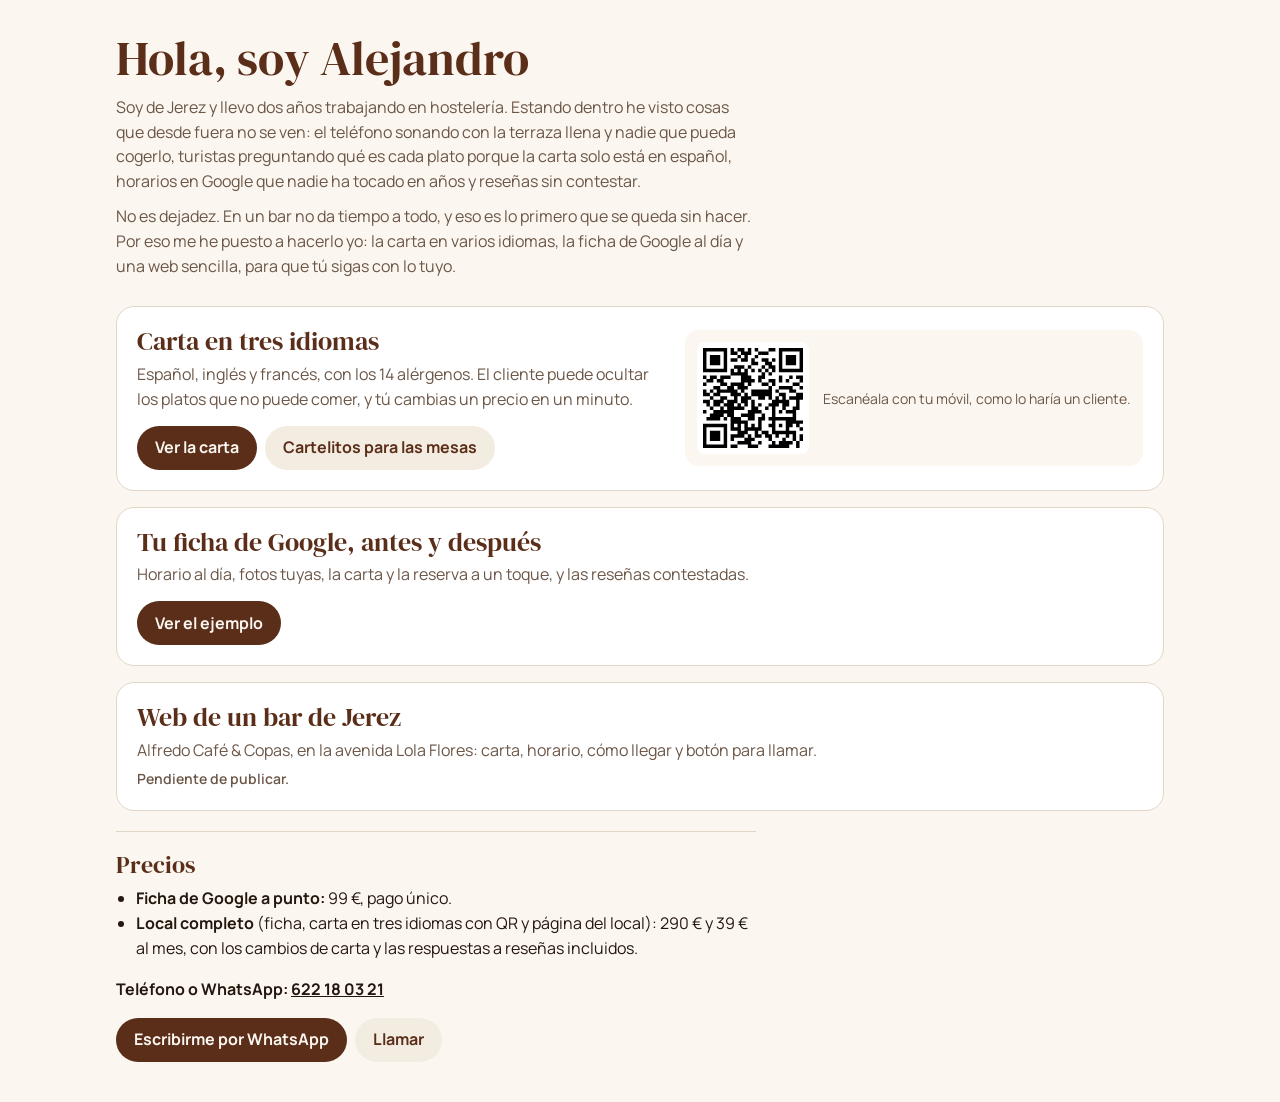
<file: index.html>
<!doctype html>
<html lang="es">
<head>
  <meta charset="utf-8">
  <meta name="viewport" content="width=device-width, initial-scale=1">
  <title>Ejemplos para bares y tabancos · Alejandro Corral</title>
  <meta name="description" content="Carta en tres idiomas, ficha de Google y web para bares y tabancos de Jerez.">
  <meta name="robots" content="noindex">
  <link rel="stylesheet" href="base.css">
  <style>
    .intro { padding: 32px 0 8px; max-width: 640px; }
    .intro h1 { font-size: clamp(30px, 8vw, 48px); color: var(--oloroso); }
    .intro p { color: var(--tinta-2); margin: 10px 0 0; }
    .lista { display: grid; gap: 16px; padding: 20px 0; }
    .tarjeta { background: #fff; border: 1px solid var(--linea); border-radius: 18px; padding: 20px; display: grid; gap: 16px; }
    .tarjeta h2 { font-size: 26px; color: var(--oloroso); }
    .tarjeta p { margin: 6px 0 0; color: var(--tinta-2); }
    .acciones { display: flex; flex-wrap: wrap; gap: 8px; margin-top: 14px; }
    .btn { display: inline-flex; align-items: center; min-height: 44px; padding: 0 18px; border-radius: 999px; font-weight: 700; text-decoration: none; background: var(--oloroso); color: var(--cal); }
    .btn--sec { background: var(--cal-2); color: var(--oloroso); }
    .qr { display: flex; align-items: center; gap: 14px; background: var(--cal); border-radius: 14px; padding: 12px; }
    .qr [data-qr] { width: 112px; height: 112px; flex-shrink: 0; background: #fff; padding: 6px; border-radius: 8px; }
    .qr [data-qr] svg { width: 100%; height: 100%; display: block; }
    .qr p { margin: 0; font-size: 14px; }
    .pendiente { font-size: 14px; font-weight: 600; color: var(--oloroso-2); }
    .precios { border-top: 1px solid var(--linea); padding: 20px 0 40px; max-width: 640px; }
    .precios h2 { font-size: 24px; color: var(--oloroso); margin-bottom: 8px; }
    .precios ul { padding-left: 20px; margin: 0 0 12px; }
    .contacto { font-weight: 700; }
    @media (min-width: 760px) {
      .tarjeta--qr { grid-template-columns: 1fr auto; align-items: center; }
    }
  </style>
</head>
<body>
  <main class="wrap">
    <header class="intro">
      <h1>Hola, soy Alejandro</h1>
      <p>Soy de Jerez y llevo dos años trabajando en hostelería. Estando dentro he visto cosas que desde fuera no se ven: el teléfono sonando con la terraza llena y nadie que pueda cogerlo, turistas preguntando qué es cada plato porque la carta solo está en español, horarios en Google que nadie ha tocado en años y reseñas sin contestar.</p>
      <p>No es dejadez. En un bar no da tiempo a todo, y eso es lo primero que se queda sin hacer. Por eso me he puesto a hacerlo yo: la carta en varios idiomas, la ficha de Google al día y una web sencilla, para que tú sigas con lo tuyo.</p>
    </header>

    <div class="lista">
      <article class="tarjeta tarjeta--qr">
        <div>
          <h2>Carta en tres idiomas</h2>
          <p>Español, inglés y francés, con los 14 alérgenos. El cliente puede ocultar los platos que no puede comer, y tú cambias un precio en un minuto.</p>
          <div class="acciones">
            <a class="btn" href="carta/">Ver la carta</a>
            <a class="btn btn--sec" href="carta/qr.html">Cartelitos para las mesas</a>
          </div>
        </div>
        <div class="qr">
          <div data-qr></div>
          <p>Escanéala con tu móvil, como lo haría un cliente.</p>
        </div>
      </article>

      <article class="tarjeta">
        <div>
          <h2>Tu ficha de Google, antes y después</h2>
          <p>Horario al día, fotos tuyas, la carta y la reserva a un toque, y las reseñas contestadas.</p>
          <div class="acciones"><a class="btn" href="ficha/">Ver el ejemplo</a></div>
        </div>
      </article>

      <article class="tarjeta">
        <div>
          <h2>Web de un bar de Jerez</h2>
          <p>Alfredo Café &amp; Copas, en la avenida Lola Flores: carta, horario, cómo llegar y botón para llamar.</p>
          <p class="pendiente" data-todo="url-alfredo">Pendiente de publicar.</p>
        </div>
      </article>
    </div>

    <section class="precios">
      <h2>Precios</h2>
      <ul>
        <li><strong>Ficha de Google a punto:</strong> 99 €, pago único.</li>
        <li><strong>Local completo</strong> (ficha, carta en tres idiomas con QR y página del local): 290 € y 39 € al mes, con los cambios de carta y las respuestas a reseñas incluidos.</li>
      </ul>
      <p class="contacto">Teléfono o WhatsApp: <a href="tel:+34622180321">622 18 03 21</a></p>
      <div class="acciones">
        <a class="btn" href="https://wa.me/34622180321?text=Hola%20Alejandro%2C%20he%20visto%20los%20ejemplos%20para%20bares" target="_blank" rel="noopener">Escribirme por WhatsApp</a>
        <a class="btn btn--sec" href="tel:+34622180321">Llamar</a>
      </div>
    </section>
  </main>

  <script src="lib/qrcode.js"></script>
  <script src="qr.js" data-destino="carta/"></script>
</body>
</html>
</file>
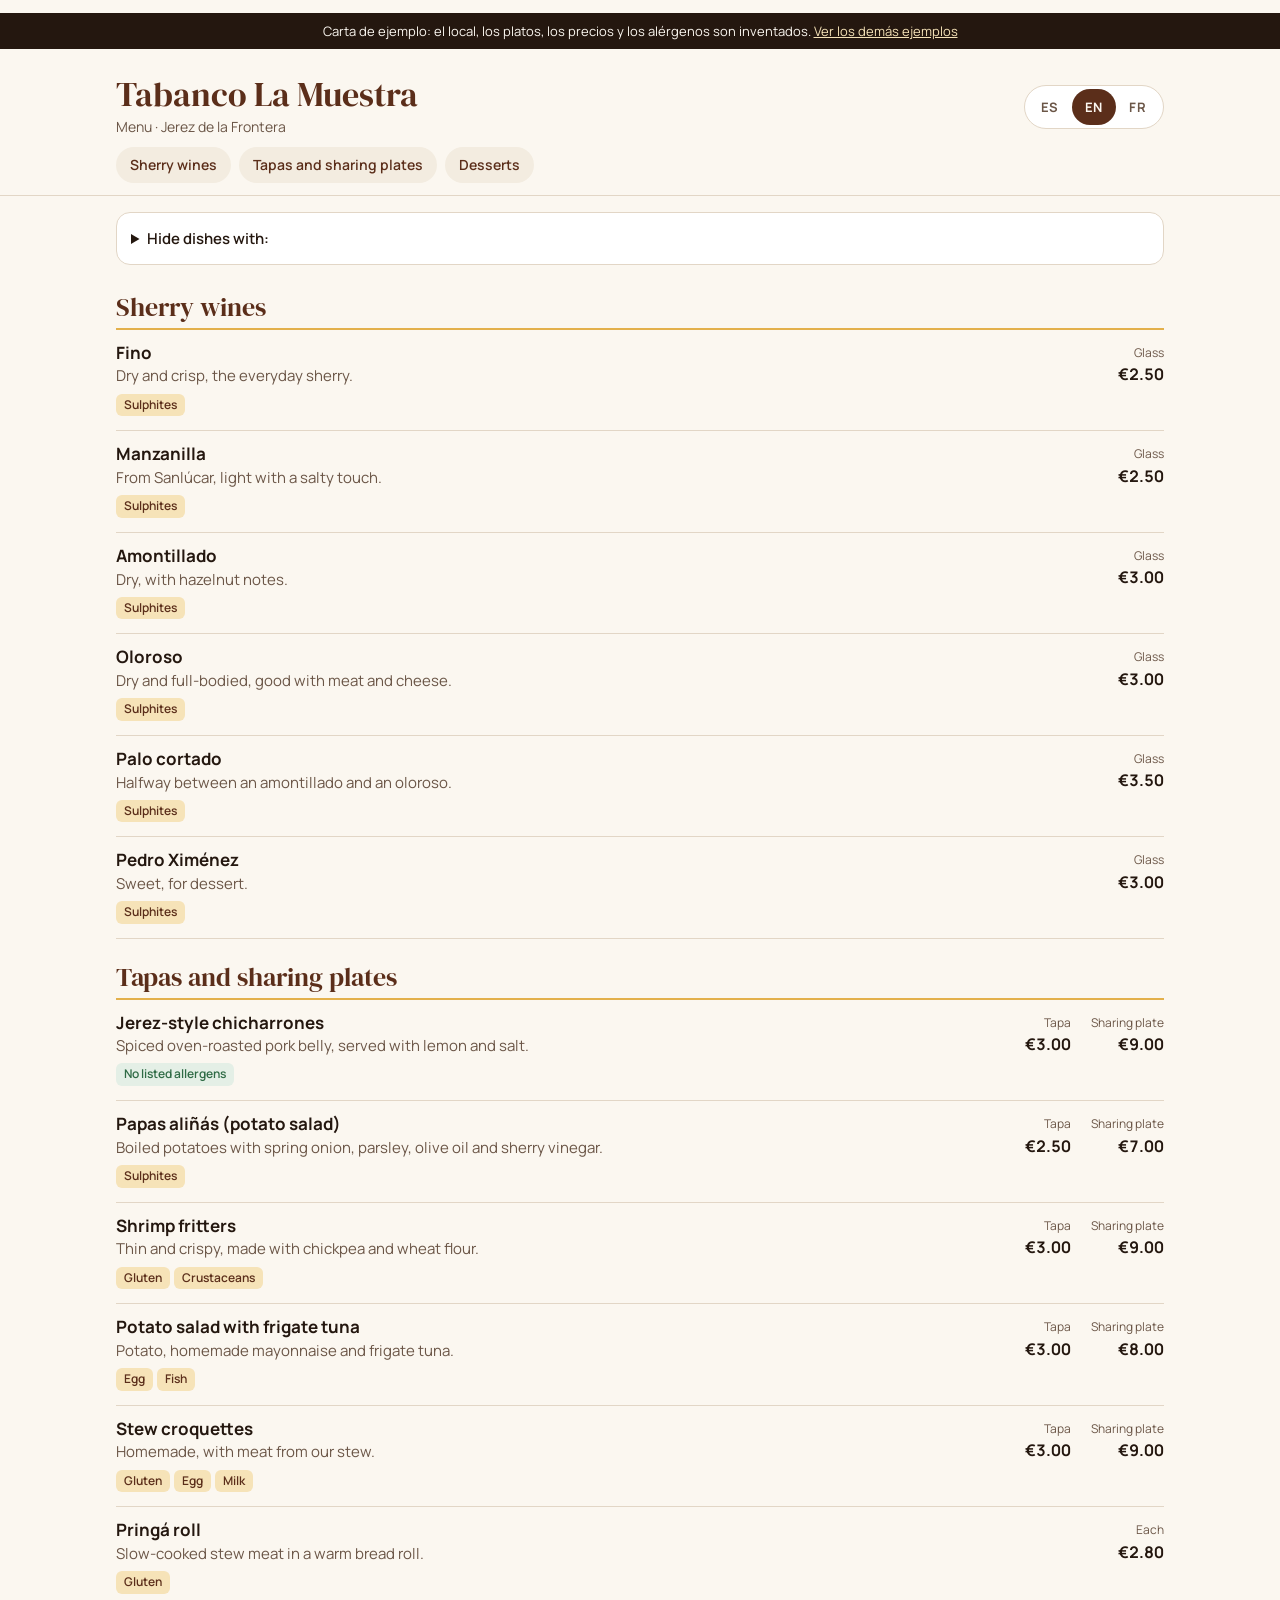
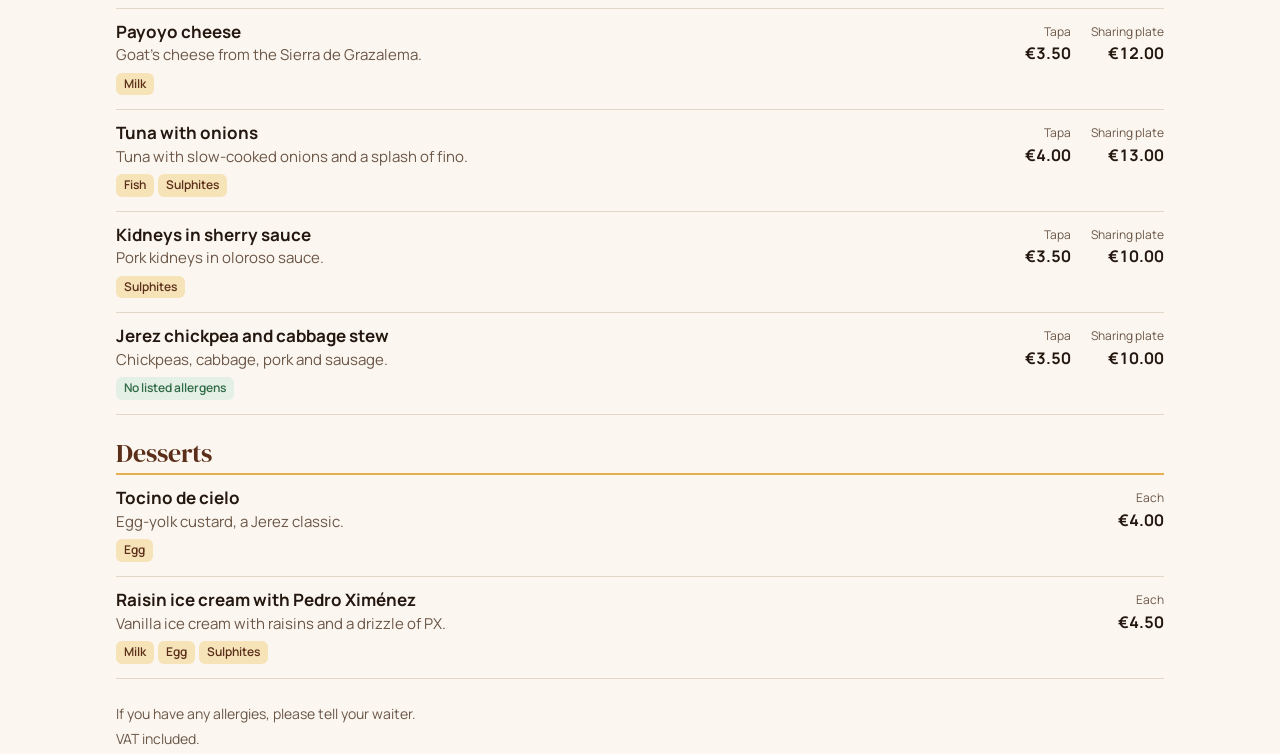
<file: carta/index.html>
<!doctype html>
<html lang="es">
<head>
  <meta charset="utf-8">
  <meta name="viewport" content="width=device-width, initial-scale=1">
  <title>Carta · Tabanco La Muestra (ejemplo)</title>
  <meta name="description" content="Carta de ejemplo en español, inglés y francés, con los 14 alérgenos.">
  <meta name="robots" content="noindex">
  <link rel="stylesheet" href="../base.css">
  <link rel="stylesheet" href="carta.css">
</head>
<body>
  <p class="aviso-demo">Carta de ejemplo: el local, los platos, los precios y los alérgenos son inventados. <a href="../">Ver los demás ejemplos</a></p>

  <header class="cabecera">
    <div class="wrap cabecera__fila">
      <div>
        <h1 class="cabecera__local" data-local>Tabanco La Muestra</h1>
        <p class="cabecera__sub"><span data-t="titulo">Carta</span> · <span data-ciudad>Jerez de la Frontera</span></p>
      </div>
      <div class="idiomas" role="group" aria-label="Idioma / Language / Langue">
        <button type="button" data-lang="es" lang="es">ES</button>
        <button type="button" data-lang="en" lang="en">EN</button>
        <button type="button" data-lang="fr" lang="fr">FR</button>
      </div>
    </div>
    <nav class="secciones" aria-label="Secciones">
      <div class="wrap secciones__fila" data-nav></div>
    </nav>
  </header>

  <main class="wrap">
    <details class="filtro" data-filtro>
      <summary><span data-t="filtro">Ocultar platos con:</span> <span class="filtro__cuenta" data-cuenta hidden></span></summary>
      <div class="filtro__chips" data-chips></div>
      <button type="button" class="filtro__quitar" data-quitar data-t="quitar" hidden>Mostrar todo</button>
    </details>

    <div data-carta></div>

    <footer class="pie">
      <p data-t="nota">Si tienes alguna alergia, díselo al camarero.</p>
      <p data-t="iva">IVA incluido.</p>
    </footer>
  </main>

  <script src="carta-data.js"></script>
  <script src="carta.js"></script>
</body>
</html>
</file>
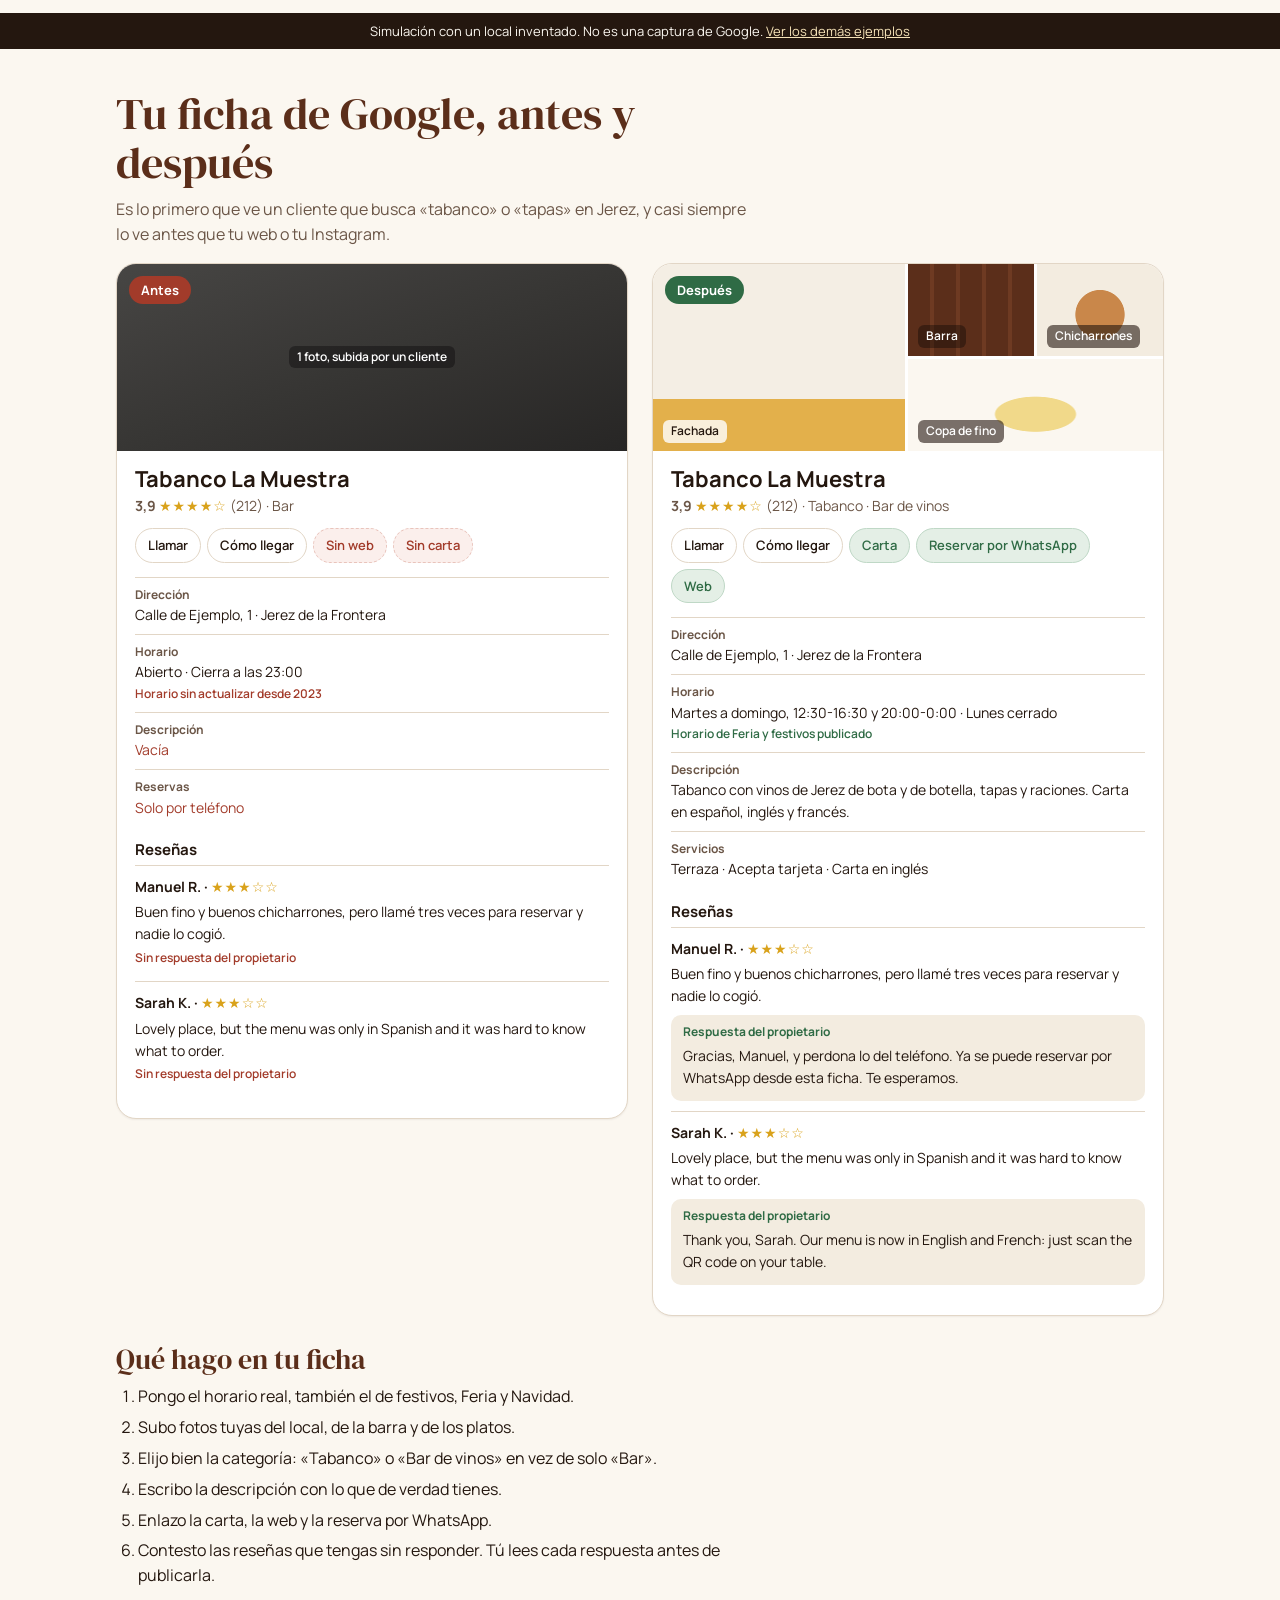
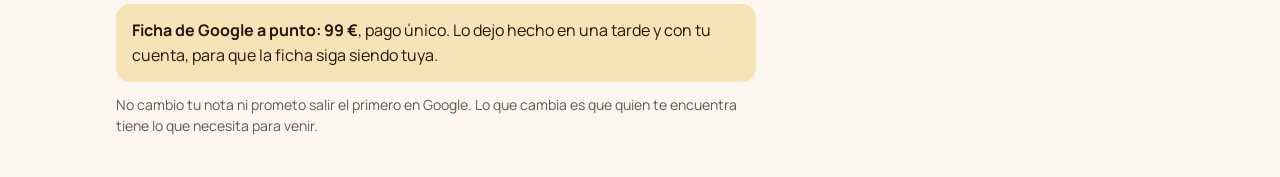
<file: ficha/index.html>
<!doctype html>
<html lang="es">
<head>
  <meta charset="utf-8">
  <meta name="viewport" content="width=device-width, initial-scale=1">
  <title>Ficha de Google: antes y después (ejemplo)</title>
  <meta name="description" content="Cómo cambia la ficha de Google Maps de un tabanco cuando se completa y se atiende.">
  <meta name="robots" content="noindex">
  <link rel="stylesheet" href="../base.css">
  <link rel="stylesheet" href="ficha.css">
</head>
<body>
  <p class="aviso-demo">Simulación con un local inventado. No es una captura de Google. <a href="../">Ver los demás ejemplos</a></p>

  <main class="wrap">
    <header class="intro">
      <h1>Tu ficha de Google, antes y después</h1>
      <p>Es lo primero que ve un cliente que busca «tabanco» o «tapas» en Jerez, y casi siempre lo ve antes que tu web o tu Instagram.</p>
    </header>

    <div class="pestanas" role="tablist" aria-label="Elegir versión">
      <button type="button" role="tab" id="tab-antes" aria-controls="ficha-antes" aria-selected="true" data-tab="antes">Antes</button>
      <button type="button" role="tab" id="tab-despues" aria-controls="ficha-despues" aria-selected="false" data-tab="despues">Después</button>
    </div>

    <div class="comparar" data-ver="antes">

      <!-- ANTES -->
      <article class="ficha ficha--antes" id="ficha-antes" role="tabpanel" aria-labelledby="tab-antes">
        <p class="ficha__etiqueta">Antes</p>
        <div class="fotos fotos--una">
          <div class="foto foto--cliente"><span>1 foto, subida por un cliente</span></div>
        </div>
        <div class="ficha__cuerpo">
          <h2 class="ficha__nombre">Tabanco La Muestra</h2>
          <p class="ficha__nota"><strong>3,9</strong> <span class="estrellas" aria-label="3,9 de 5">★★★★☆</span> (212) · Bar</p>

          <div class="botones">
            <span class="boton">Llamar</span>
            <span class="boton">Cómo llegar</span>
            <span class="boton boton--falta">Sin web</span>
            <span class="boton boton--falta">Sin carta</span>
          </div>

          <ul class="datos">
            <li><span class="datos__k">Dirección</span> Calle de Ejemplo, 1 · Jerez de la Frontera</li>
            <li><span class="datos__k">Horario</span> Abierto · Cierra a las 23:00 <span class="alerta">Horario sin actualizar desde 2023</span></li>
            <li class="falta"><span class="datos__k">Descripción</span> Vacía</li>
            <li class="falta"><span class="datos__k">Reservas</span> Solo por teléfono</li>
          </ul>

          <h3 class="ficha__sub">Reseñas</h3>
          <div class="resena">
            <p class="resena__autor">Manuel R. · <span class="estrellas">★★★☆☆</span></p>
            <p>Buen fino y buenos chicharrones, pero llamé tres veces para reservar y nadie lo cogió.</p>
            <p class="sin-respuesta">Sin respuesta del propietario</p>
          </div>
          <div class="resena" lang="en">
            <p class="resena__autor">Sarah K. · <span class="estrellas">★★★☆☆</span></p>
            <p>Lovely place, but the menu was only in Spanish and it was hard to know what to order.</p>
            <p class="sin-respuesta" lang="es">Sin respuesta del propietario</p>
          </div>
        </div>
      </article>

      <!-- DESPUÉS -->
      <article class="ficha ficha--despues" id="ficha-despues" role="tabpanel" aria-labelledby="tab-despues">
        <p class="ficha__etiqueta ficha__etiqueta--bien">Después</p>
        <div class="fotos">
          <div class="foto foto--fachada"><span>Fachada</span></div>
          <div class="foto foto--barra"><span>Barra</span></div>
          <div class="foto foto--tapa"><span>Chicharrones</span></div>
          <div class="foto foto--copa"><span>Copa de fino</span></div>
        </div>
        <div class="ficha__cuerpo">
          <h2 class="ficha__nombre">Tabanco La Muestra</h2>
          <p class="ficha__nota"><strong>3,9</strong> <span class="estrellas" aria-label="3,9 de 5">★★★★☆</span> (212) · Tabanco · Bar de vinos</p>

          <div class="botones">
            <span class="boton">Llamar</span>
            <span class="boton">Cómo llegar</span>
            <a class="boton boton--bien" href="../carta/">Carta</a>
            <span class="boton boton--bien">Reservar por WhatsApp</span>
            <span class="boton boton--bien">Web</span>
          </div>

          <ul class="datos">
            <li><span class="datos__k">Dirección</span> Calle de Ejemplo, 1 · Jerez de la Frontera</li>
            <li><span class="datos__k">Horario</span> Martes a domingo, 12:30-16:30 y 20:00-0:00 · Lunes cerrado
              <span class="ok">Horario de Feria y festivos publicado</span></li>
            <li><span class="datos__k">Descripción</span> Tabanco con vinos de Jerez de bota y de botella, tapas y raciones. Carta en español, inglés y francés.</li>
            <li><span class="datos__k">Servicios</span> Terraza · Acepta tarjeta · Carta en inglés</li>
          </ul>

          <h3 class="ficha__sub">Reseñas</h3>
          <div class="resena">
            <p class="resena__autor">Manuel R. · <span class="estrellas">★★★☆☆</span></p>
            <p>Buen fino y buenos chicharrones, pero llamé tres veces para reservar y nadie lo cogió.</p>
            <div class="respuesta">
              <p class="respuesta__autor">Respuesta del propietario</p>
              <p>Gracias, Manuel, y perdona lo del teléfono. Ya se puede reservar por WhatsApp desde esta ficha. Te esperamos.</p>
            </div>
          </div>
          <div class="resena" lang="en">
            <p class="resena__autor">Sarah K. · <span class="estrellas">★★★☆☆</span></p>
            <p>Lovely place, but the menu was only in Spanish and it was hard to know what to order.</p>
            <div class="respuesta">
              <p class="respuesta__autor" lang="es">Respuesta del propietario</p>
              <p>Thank you, Sarah. Our menu is now in English and French: just scan the QR code on your table.</p>
            </div>
          </div>
        </div>
      </article>
    </div>

    <section class="cambios">
      <h2>Qué hago en tu ficha</h2>
      <ol>
        <li>Pongo el horario real, también el de festivos, Feria y Navidad.</li>
        <li>Subo fotos tuyas del local, de la barra y de los platos.</li>
        <li>Elijo bien la categoría: «Tabanco» o «Bar de vinos» en vez de solo «Bar».</li>
        <li>Escribo la descripción con lo que de verdad tienes.</li>
        <li>Enlazo la carta, la web y la reserva por WhatsApp.</li>
        <li>Contesto las reseñas que tengas sin responder. Tú lees cada respuesta antes de publicarla.</li>
      </ol>
      <p class="precio-caja"><strong>Ficha de Google a punto: 99 €</strong>, pago único. Lo dejo hecho en una tarde y con tu cuenta, para que la ficha siga siendo tuya.</p>
      <p class="honesto">No cambio tu nota ni prometo salir el primero en Google. Lo que cambia es que quien te encuentra tiene lo que necesita para venir.</p>
    </section>
  </main>

  <script>
    (function () {
      var box = document.querySelector(".comparar");
      var tabs = document.querySelectorAll("[data-tab]");
      function ver(nombre) {
        box.setAttribute("data-ver", nombre);
        tabs.forEach(function (o) { o.setAttribute("aria-selected", String(o.getAttribute("data-tab") === nombre)); });
      }
      tabs.forEach(function (t) {
        t.addEventListener("click", function () { ver(t.getAttribute("data-tab")); });
      });
      // ficha/#despues abre directamente la versión buena
      if (window.location.hash === "#despues" || window.location.hash === "#ficha-despues") {
        ver("despues");
        if (window.location.hash === "#ficha-despues") document.getElementById("ficha-despues").scrollIntoView();
      }
    })();
  </script>
</body>
</html>
</file>
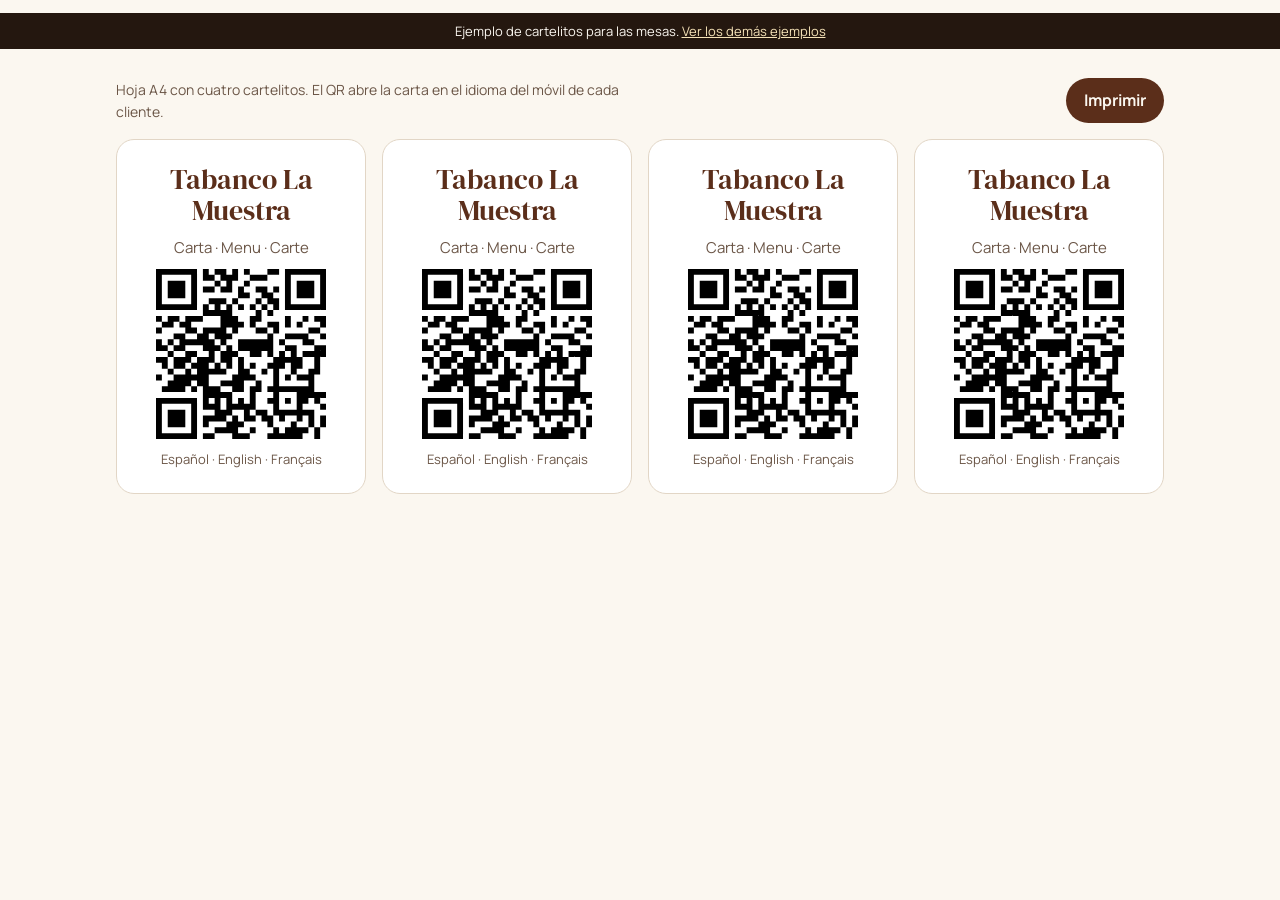
<file: carta/qr.html>
<!doctype html>
<html lang="es">
<head>
  <meta charset="utf-8">
  <meta name="viewport" content="width=device-width, initial-scale=1">
  <title>Cartelitos QR · Tabanco La Muestra (ejemplo)</title>
  <meta name="robots" content="noindex">
  <link rel="stylesheet" href="../base.css">
  <style>
    .barra { display: flex; flex-wrap: wrap; gap: 12px; align-items: center; justify-content: space-between; padding: 16px 0; }
    .barra p { margin: 0; font-size: 14px; color: var(--tinta-2); max-width: 60ch; }
    .barra button { border: 0; border-radius: 999px; background: var(--oloroso); color: var(--cal); padding: 10px 18px; font-weight: 700; cursor: pointer; }
    .aviso-local { background: var(--albero-2); border-radius: 10px; padding: 10px 14px; font-size: 14px; margin: 0 0 16px; }
    .hoja { display: grid; grid-template-columns: repeat(auto-fit, minmax(240px, 1fr)); gap: 16px; padding-bottom: 32px; }
    .cartel {
      background: #fff; border: 1px solid var(--linea); border-radius: 18px;
      padding: 24px 20px; text-align: center; display: flex; flex-direction: column; align-items: center; gap: 10px;
    }
    .cartel h2 { font-size: 28px; color: var(--oloroso); }
    .cartel .idiomas { font-size: 15px; color: var(--tinta-2); margin: 0; }
    .cartel [data-qr] { width: 170px; height: 170px; }
    .cartel [data-qr] svg { width: 100%; height: 100%; display: block; }
    .cartel .pie { font-size: 13px; color: var(--tinta-2); margin: 0; }
    @media print {
      .aviso-demo, .barra, .aviso-local { display: none !important; }
      body { background: #fff; }
      .wrap { max-width: none; padding: 0; }
      .hoja { grid-template-columns: 1fr 1fr; gap: 10mm; padding: 10mm; }
      .cartel { break-inside: avoid; height: 125mm; justify-content: center; }
    }
  </style>
</head>
<body>
  <p class="aviso-demo">Ejemplo de cartelitos para las mesas. <a href="../">Ver los demás ejemplos</a></p>
  <main class="wrap">
    <div class="barra">
      <p>Hoja A4 con cuatro cartelitos. El QR abre la carta en el idioma del móvil de cada cliente.</p>
      <button type="button" data-print>Imprimir</button>
    </div>
    <p class="aviso-local" data-qr-warning hidden>Ahora el QR apunta a esta dirección local y solo funciona en este ordenador. Imprímelo después de publicar la web.</p>
    <div class="hoja">
      <div class="cartel"><h2>Tabanco La Muestra</h2><p class="idiomas">Carta · Menu · Carte</p><div data-qr></div><p class="pie">Español · English · Français</p></div>
      <div class="cartel"><h2>Tabanco La Muestra</h2><p class="idiomas">Carta · Menu · Carte</p><div data-qr></div><p class="pie">Español · English · Français</p></div>
      <div class="cartel"><h2>Tabanco La Muestra</h2><p class="idiomas">Carta · Menu · Carte</p><div data-qr></div><p class="pie">Español · English · Français</p></div>
      <div class="cartel"><h2>Tabanco La Muestra</h2><p class="idiomas">Carta · Menu · Carte</p><div data-qr></div><p class="pie">Español · English · Français</p></div>
    </div>
  </main>
  <script src="../lib/qrcode.js"></script>
  <script src="../qr.js" data-destino="carta/"></script>
</body>
</html>
</file>
<file: base.css>
/* Ejemplos para enseñar en las visitas — estilos comunes */

@font-face {
  font-family: "DM Serif Display";
  src: url("assets/fonts/dm-serif-display.woff2") format("woff2");
  font-weight: 400; font-style: normal; font-display: swap;
}
@font-face {
  font-family: "Manrope";
  src: url("assets/fonts/manrope.woff2") format("woff2");
  font-weight: 300 800; font-style: normal; font-display: swap;
}

:root {
  --cal: #FBF7F0;        /* pared encalada */
  --cal-2: #F3ECE0;
  --albero: #E3B04B;
  --albero-2: #F6E3B8;
  --oloroso: #5B2E1A;
  --oloroso-2: #8A4B2C;
  --tinta: #24170F;
  --tinta-2: #6B5647;
  --linea: #E2D6C6;
  --verde: #2F6B45;
  --rojo: #A23B2A;
  --ff-display: "DM Serif Display", Georgia, "Times New Roman", serif;
  --ff-body: "Manrope", system-ui, -apple-system, "Segoe UI", sans-serif;
  --radio: 14px;
}

*, *::before, *::after { box-sizing: border-box; }
html { -webkit-text-size-adjust: 100%; }
body {
  margin: 0; background: var(--cal); color: var(--tinta);
  font-family: var(--ff-body); font-size: 16px; line-height: 1.55;
}
h1, h2, h3 { font-family: var(--ff-display); font-weight: 400; line-height: 1.1; margin: 0; }
a { color: inherit; }
button { font: inherit; color: inherit; }
:focus-visible { outline: 2px solid var(--oloroso-2); outline-offset: 3px; border-radius: 6px; }

.aviso-demo {
  background: var(--tinta); color: var(--cal);
  font-size: 13px; text-align: center; padding: 8px 16px;
}
.aviso-demo a { color: var(--albero-2); }

.wrap { max-width: 1080px; margin: 0 auto; padding: 0 16px; }
</file>
<file: carta/carta.css>
/* Carta para el móvil */

.cabecera {
  position: sticky; top: 0; z-index: 10;
  background: var(--cal); border-bottom: 1px solid var(--linea);
}
.cabecera__fila {
  display: flex; align-items: center; justify-content: space-between; gap: 12px;
  padding-top: 14px; padding-bottom: 10px;
}
.cabecera__local { font-size: clamp(24px, 6vw, 34px); color: var(--oloroso); }
.cabecera__sub { margin: 2px 0 0; font-size: 14px; color: var(--tinta-2); }

.idiomas { display: flex; border: 1px solid var(--linea); border-radius: 999px; padding: 3px; background: #fff; flex-shrink: 0; }
.idiomas button {
  border: 0; background: none; cursor: pointer;
  min-width: 44px; min-height: 36px; border-radius: 999px;
  font-size: 13px; font-weight: 700; letter-spacing: .04em; color: var(--tinta-2);
}
.idiomas button[aria-pressed="true"] { background: var(--oloroso); color: var(--cal); }

.secciones { overflow-x: auto; scrollbar-width: none; }
.secciones::-webkit-scrollbar { display: none; }
.secciones__fila { display: flex; gap: 8px; padding-bottom: 12px; }
.secciones__link {
  white-space: nowrap; text-decoration: none; font-size: 14px; font-weight: 600;
  padding: 7px 14px; border-radius: 999px; background: var(--cal-2); color: var(--oloroso);
}

main { padding-bottom: 32px; }

.filtro {
  margin: 16px 0 4px; background: #fff; border: 1px solid var(--linea); border-radius: var(--radio);
  padding: 4px 14px;
}
.filtro summary { cursor: pointer; padding: 10px 0; font-weight: 600; font-size: 15px; }
.filtro__cuenta { font-weight: 500; color: var(--rojo); }
.filtro__chips { display: flex; flex-wrap: wrap; gap: 8px; padding: 4px 0 12px; }
.chip {
  border: 1px solid var(--linea); background: var(--cal); cursor: pointer;
  border-radius: 999px; padding: 6px 12px; font-size: 14px; min-height: 36px;
}
.chip[aria-pressed="true"] { background: var(--rojo); border-color: var(--rojo); color: #fff; text-decoration: line-through; }
.filtro__quitar {
  margin: 0 0 12px; border: 0; background: none; padding: 4px 0; cursor: pointer;
  font-size: 14px; font-weight: 600; color: var(--oloroso-2); text-decoration: underline;
}

.seccion { scroll-margin-top: 130px; padding-top: 24px; }
.seccion__titulo { font-size: 26px; color: var(--oloroso); padding-bottom: 6px; border-bottom: 2px solid var(--albero); }
.seccion__vacia { color: var(--tinta-2); font-size: 15px; }

.platos { list-style: none; margin: 0; padding: 0; }
.plato {
  display: grid; grid-template-columns: 1fr auto; gap: 4px 16px;
  padding: 14px 0; border-bottom: 1px solid var(--linea);
}
.plato__nombre { font-family: var(--ff-body); font-size: 17px; font-weight: 700; }
.plato__desc { margin: 2px 0 6px; font-size: 15px; color: var(--tinta-2); }
.plato__alergenos { margin: 0; display: flex; flex-wrap: wrap; gap: 4px; }
.alergeno {
  font-size: 12px; font-weight: 600; padding: 2px 8px; border-radius: 6px;
  background: var(--albero-2); color: var(--oloroso);
}
.alergeno--ninguno { background: #E4EFE6; color: var(--verde); }

.plato__precios { margin: 0; display: flex; flex-direction: column; gap: 4px; text-align: right; }
.precio { display: flex; flex-direction: column; }
.precio__formato { font-size: 12px; color: var(--tinta-2); }
.precio__valor { margin: 0; font-weight: 700; font-size: 16px; white-space: nowrap; font-variant-numeric: tabular-nums; }

.pie { padding-top: 24px; font-size: 14px; color: var(--tinta-2); }
.pie p { margin: 0 0 4px; }

@media (min-width: 720px) {
  .plato__precios { flex-direction: row; gap: 20px; }
}
</file>
<file: ficha/ficha.css>
/* Antes y después de una ficha de Google Maps (simulación) */

.intro { padding: 28px 0 16px; max-width: 640px; }
.intro h1 { font-size: clamp(28px, 7vw, 44px); color: var(--oloroso); }
.intro p { color: var(--tinta-2); margin: 10px 0 0; }

.pestanas { display: flex; gap: 6px; background: var(--cal-2); padding: 4px; border-radius: 999px; margin: 8px 0 16px; width: max-content; }
.pestanas button {
  border: 0; background: none; border-radius: 999px; padding: 9px 22px; min-height: 40px;
  font-weight: 700; cursor: pointer; color: var(--tinta-2);
}
.pestanas button[aria-selected="true"] { background: var(--oloroso); color: var(--cal); }

.comparar[data-ver="antes"] .ficha--despues,
.comparar[data-ver="despues"] .ficha--antes { display: none; }

.ficha {
  background: #fff; border: 1px solid var(--linea); border-radius: 20px; overflow: hidden;
  box-shadow: 0 1px 2px rgba(36, 23, 15, .06);
  position: relative; max-width: 460px;
}
.ficha__etiqueta {
  position: absolute; top: 12px; left: 12px; z-index: 2; margin: 0;
  background: var(--rojo); color: #fff; font-size: 13px; font-weight: 700;
  padding: 4px 12px; border-radius: 999px;
}
.ficha__etiqueta--bien { background: var(--verde); }

.fotos { display: grid; grid-template-columns: minmax(0, 2fr) minmax(0, 1fr) minmax(0, 1fr); grid-template-rows: 92px 92px; gap: 3px; }
.fotos .foto:first-child { grid-row: span 2; }
.fotos .foto:nth-child(4) { grid-column: span 2; }
.fotos--una { grid-template-columns: 1fr; grid-template-rows: 184px; }
.foto { display: flex; align-items: flex-end; padding: 8px 10px; color: #fff; font-size: 12px; font-weight: 600; }
.foto span { white-space: nowrap; background: rgba(0,0,0,.35); padding: 2px 8px; border-radius: 6px; }
.foto--cliente { background: linear-gradient(160deg, #4b4540, #2a2522); filter: saturate(.3); justify-content: center; align-items: center; }
.foto--fachada { background: linear-gradient(180deg, #F4EEE4 0 72%, #E3B04B 72%); color: var(--tinta); }
.foto--fachada span { background: rgba(255,255,255,.8); color: var(--tinta); }
.foto--barra { background: repeating-linear-gradient(90deg, #5B2E1A 0 22px, #6E3A22 22px 26px); }
.foto--tapa { background: radial-gradient(circle at 50% 55%, #C9874A 0 30%, #F3ECE0 31%); }
.foto--copa { background: radial-gradient(ellipse at 50% 60%, #F1D98A 0 22%, #FBF7F0 23%); color: var(--tinta); }
.foto--tapa span, .foto--copa span { background: rgba(36,23,15,.6); color: #fff; }

.ficha__cuerpo { padding: 16px 18px 20px; }
.ficha__nombre { font-family: var(--ff-body); font-weight: 700; font-size: 22px; }
.ficha__nota { margin: 4px 0 12px; font-size: 14px; color: var(--tinta-2); }
.estrellas { color: #D9A21B; letter-spacing: 1px; }

.botones { display: flex; flex-wrap: wrap; gap: 6px; margin-bottom: 14px; }
.boton {
  font-size: 13px; font-weight: 600; padding: 6px 12px; border-radius: 999px;
  border: 1px solid var(--linea); text-decoration: none; color: var(--tinta);
}
.boton--falta { border-style: dashed; color: var(--rojo); background: #FBEFEC; border-color: #E9C4BC; }
.boton--bien { background: #E4EFE6; border-color: #BFD8C6; color: var(--verde); }

.datos { list-style: none; margin: 0; padding: 0; font-size: 14px; }
.datos li { padding: 8px 0; border-top: 1px solid var(--linea); }
.datos__k { display: block; font-size: 12px; font-weight: 700; color: var(--tinta-2); }
.datos .falta { color: var(--rojo); }
.alerta, .ok { display: block; font-size: 12px; font-weight: 600; margin-top: 2px; }
.alerta { color: var(--rojo); }
.ok { color: var(--verde); }

.ficha__sub { font-family: var(--ff-body); font-size: 15px; font-weight: 700; margin: 16px 0 6px; }
.resena { font-size: 14px; padding: 10px 0; border-top: 1px solid var(--linea); }
.resena p { margin: 0 0 4px; }
.resena__autor { font-weight: 700; }
.sin-respuesta { color: var(--rojo); font-size: 12px; font-weight: 600; }
.respuesta { margin-top: 8px; background: var(--cal-2); border-radius: 10px; padding: 8px 12px; }
.respuesta__autor { font-size: 12px; font-weight: 700; color: var(--verde); }

.cambios { max-width: 640px; padding: 28px 0 40px; }
.cambios h2 { font-size: 28px; color: var(--oloroso); margin-bottom: 10px; }
.cambios ol { padding-left: 22px; margin: 0 0 16px; }
.cambios li { margin-bottom: 6px; }
.precio-caja { background: var(--albero-2); border-radius: var(--radio); padding: 14px 16px; margin: 0 0 12px; }
.honesto { font-size: 14px; color: var(--tinta-2); margin: 0; }

@media (min-width: 900px) {
  .pestanas { display: none; }
  .comparar { display: grid; grid-template-columns: 1fr 1fr; gap: 24px; align-items: start; }
  .comparar .ficha { display: block !important; max-width: none; }
}
</file>
